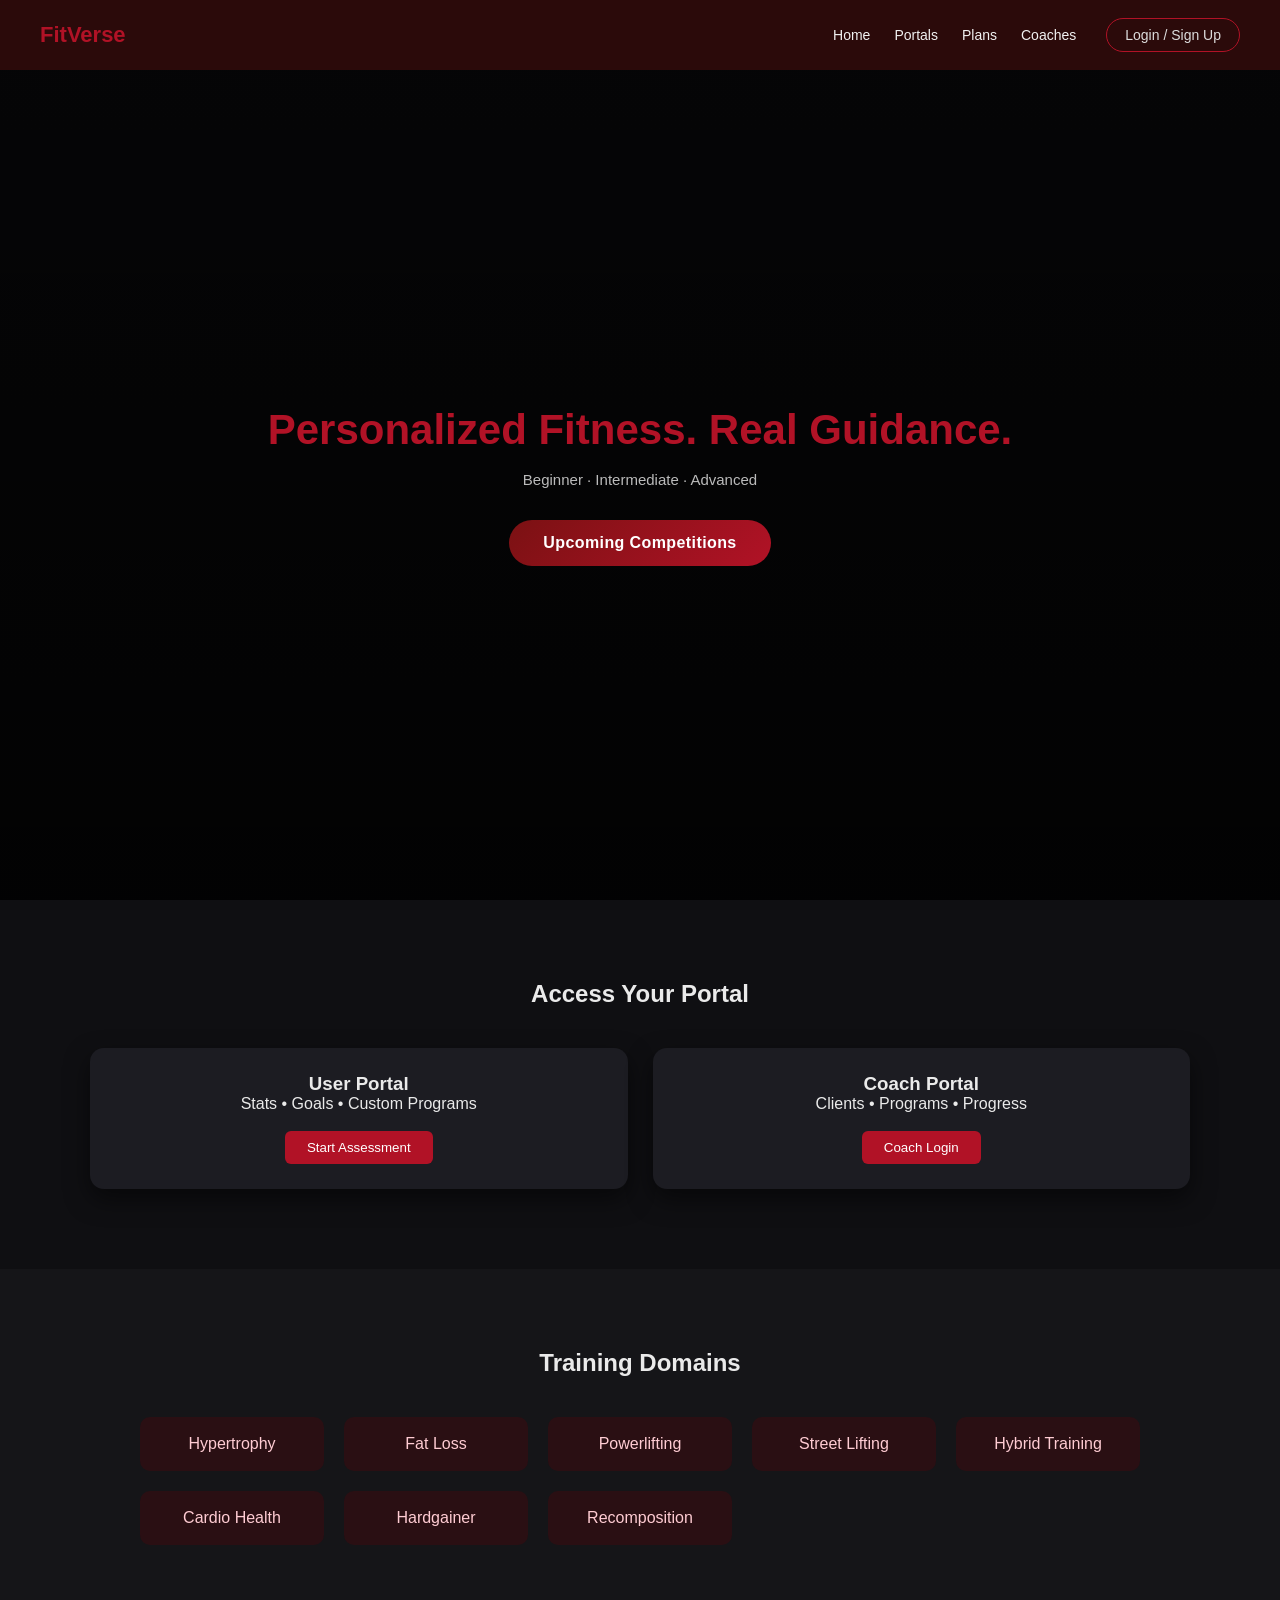
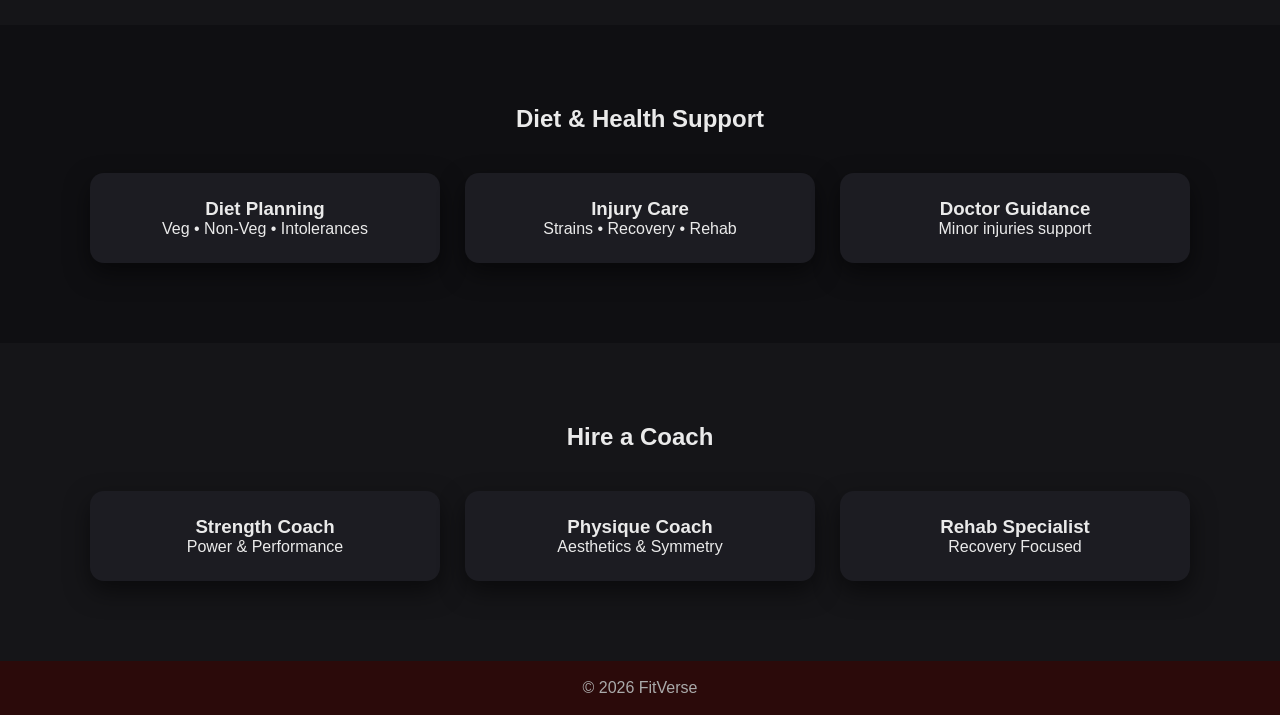
<file: index.html>
<!DOCTYPE html>
<html lang="en">
<head>
  <meta charset="UTF-8">
  <title>FitVerse | Smart Fitness Platform</title>
  <link rel="stylesheet" href="style.css">
</head>
<body>

<!-- NAVBAR -->
<nav class="navbar">
  <h1 class="logo">FitVerse</h1>

  <ul class="nav-links">
    <li><a href="#home">Home</a></li>
    <li><a href="#portals">Portals</a></li>
    <li><a href="#plans">Plans</a></li>
    <li><a href="#coaches">Coaches</a></li>
  </ul>

  <div id="authArea">
    <a href="login.html" class="login-btn" id="loginBtn">Login / Sign Up</a>

    <div class="profile-avatar" id="profileAvatar" style="display:none;">
      <span id="avatarText">U</span>
    </div>
  </div>
</nav>

<!-- HERO -->
<section class="hero" id="home">
  <div class="hero-content">
    <h2>Personalized Fitness. Real Guidance.</h2>
    <p>Beginner · Intermediate · Advanced</p>

    <a class="primary-btn protected" data-redirect="competitions.html">
      Upcoming Competitions
    </a>
  </div>
</section>

<!-- LOGIN PORTALS -->
<section id="portals" class="section">
  <h2>Access Your Portal</h2>

  <div class="portal-grid">
    <div class="card protected" data-redirect="assessment.html">
      <h3>User Portal</h3>
      <p>Stats • Goals • Custom Programs</p>
      <button>Start Assessment</button>
    </div>

    <div class="card protected" data-redirect="coach-login.html">
      <h3>Coach Portal</h3>
      <p>Clients • Programs • Progress</p>
      <button>Coach Login</button>
    </div>
  </div>
</section>

<!-- TRAINING DOMAINS -->
<section id="plans" class="section dark">
  <h2>Training Domains</h2>
  <div class="domain-grid">
    <div class="domain">Hypertrophy</div>
    <div class="domain">Fat Loss</div>
    <div class="domain">Powerlifting</div>
    <div class="domain">Street Lifting</div>
    <div class="domain">Hybrid Training</div>
    <div class="domain">Cardio Health</div>
    <div class="domain">Hardgainer</div>
    <div class="domain">Recomposition</div>
  </div>
</section>

<!-- DIET & HEALTH -->
<section class="section">
  <h2>Diet & Health Support</h2>

  <div class="portal-grid">
    <div class="card protected" data-redirect="diet.html">
      <h3>Diet Planning</h3>
      <p>Veg • Non-Veg • Intolerances</p>
    </div>

    <div class="card protected" data-redirect="injury-care.html">
      <h3>Injury Care</h3>
      <p>Strains • Recovery • Rehab</p>
    </div>

    <div class="card protected" data-redirect="doctors.html">
      <h3>Doctor Guidance</h3>
      <p>Minor injuries support</p>
    </div>
  </div>
</section>

<!-- COACHES -->
<section id="coaches" class="section dark">
  <h2>Hire a Coach</h2>

  <div class="portal-grid">
    <div class="card protected" data-redirect="coaches.html">
      <h3>Strength Coach</h3>
      <p>Power & Performance</p>
    </div>
    <div class="card protected" data-redirect="coaches.html">
      <h3>Physique Coach</h3>
      <p>Aesthetics & Symmetry</p>
    </div>
    <div class="card protected" data-redirect="coaches.html">
      <h3>Rehab Specialist</h3>
      <p>Recovery Focused</p>
    </div>
  </div>
</section>

<footer>
  <p>© 2026 FitVerse</p>
</footer>

<script src="script.js"></script>
</body>
</html>
</file>
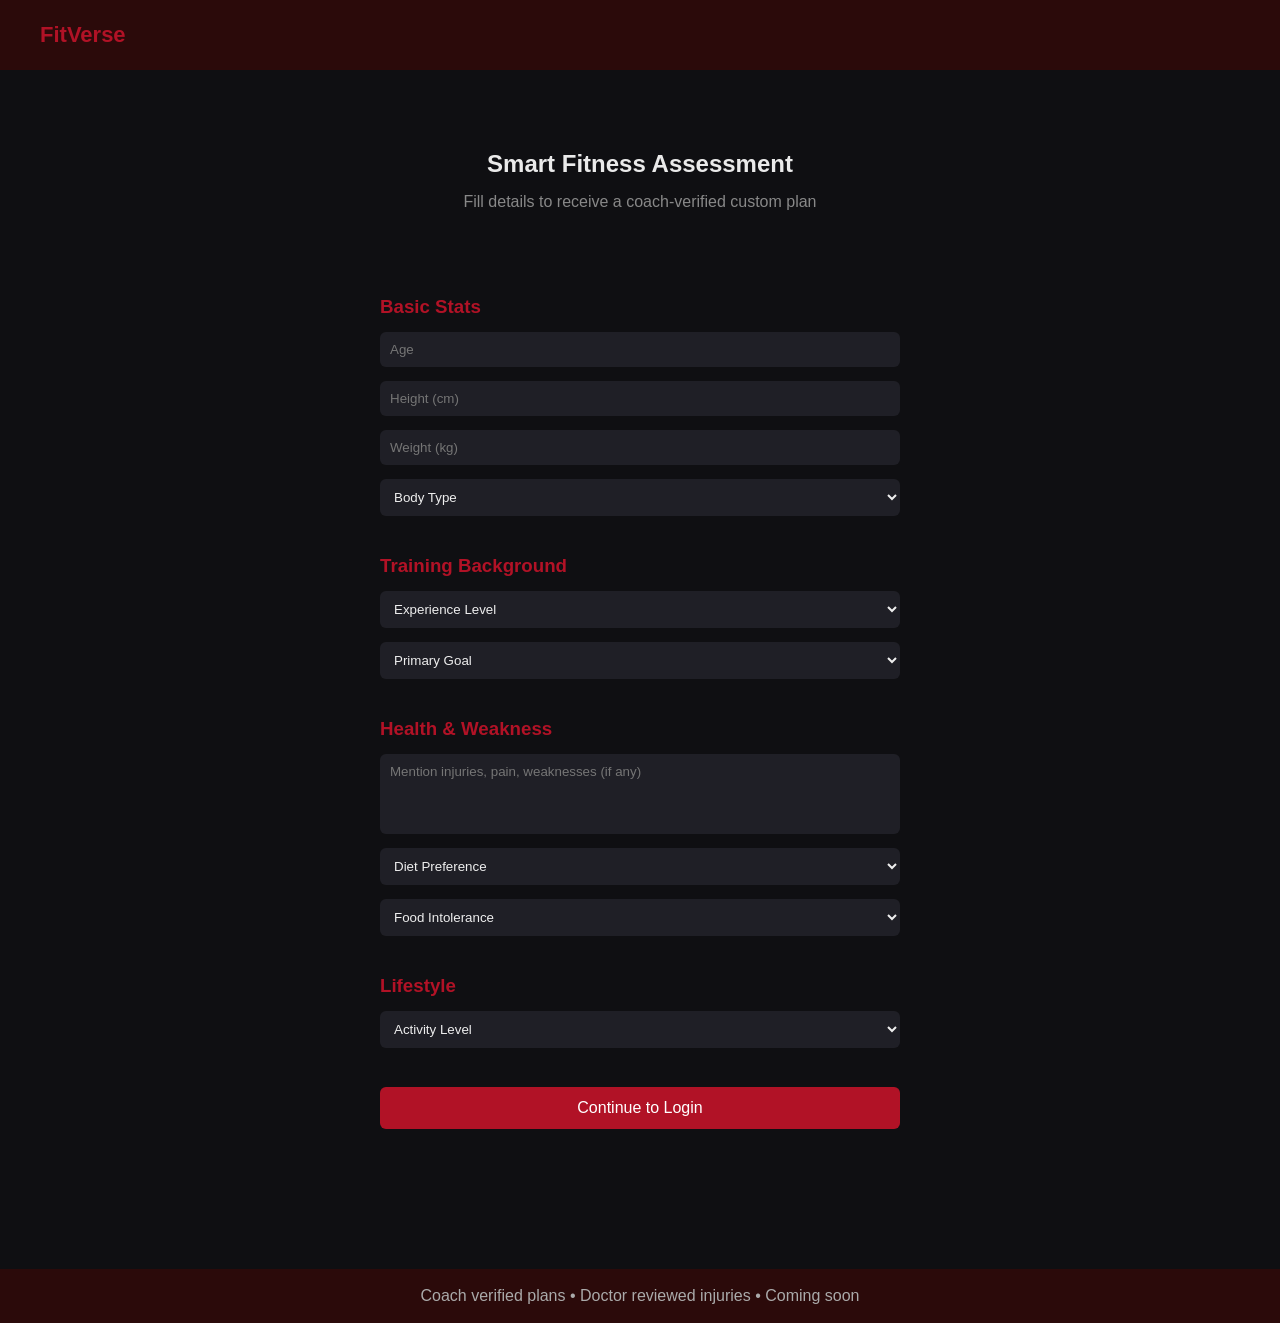
<file: assessment.html>
<!DOCTYPE html>
<html lang="en">
<head>
  <meta charset="UTF-8">
  <title>Fitness Assessment | FitVerse</title>
  <link rel="stylesheet" href="style.css">
</head>
<body>

<nav class="navbar">
  <h1>FitVerse</h1>
</nav>

<section class="section">
  <h2>Smart Fitness Assessment</h2>
  <p class="coming">Fill details to receive a coach-verified custom plan</p>

  <form class="assessment-form" id="fitnessForm">

    <h3>Basic Stats</h3>
    <input type="number" placeholder="Age" required>
    <input type="number" placeholder="Height (cm)" required>
    <input type="number" placeholder="Weight (kg)" required>

    <select required>
      <option value="">Body Type</option>
      <option>Ectomorph</option>
      <option>Mesomorph</option>
      <option>Endomorph</option>
    </select>

    <h3>Training Background</h3>
    <select required>
      <option value="">Experience Level</option>
      <option>Beginner</option>
      <option>Intermediate</option>
      <option>Advanced</option>
    </select>

    <select required>
      <option value="">Primary Goal</option>
      <option>Fat Loss</option>
      <option>Hypertrophy</option>
      <option>Strength</option>
      <option>Hybrid</option>
      <option>Cardio Health</option>
    </select>

    <h3>Health & Weakness</h3>
    <textarea placeholder="Mention injuries, pain, weaknesses (if any)"></textarea>

    <select>
      <option value="">Diet Preference</option>
      <option>Vegetarian</option>
      <option>Non-Vegetarian</option>
      <option>Vegan</option>
    </select>

    <select>
      <option value="">Food Intolerance</option>
      <option>None</option>
      <option>Lactose Intolerant</option>
      <option>Gluten Sensitive</option>
    </select>

    <h3>Lifestyle</h3>
    <select>
      <option>Activity Level</option>
      <option>Sedentary</option>
      <option>Moderately Active</option>
      <option>Highly Active</option>
    </select>

 <button type="submit">Continue to Login</button>


  </form>

  <p id="resultMsg" class="coming"></p>
</section>

<footer>
  <p>Coach verified plans • Doctor reviewed injuries • Coming soon</p>
</footer>

<script src="script.js"></script>
</body>
</html>
</file>
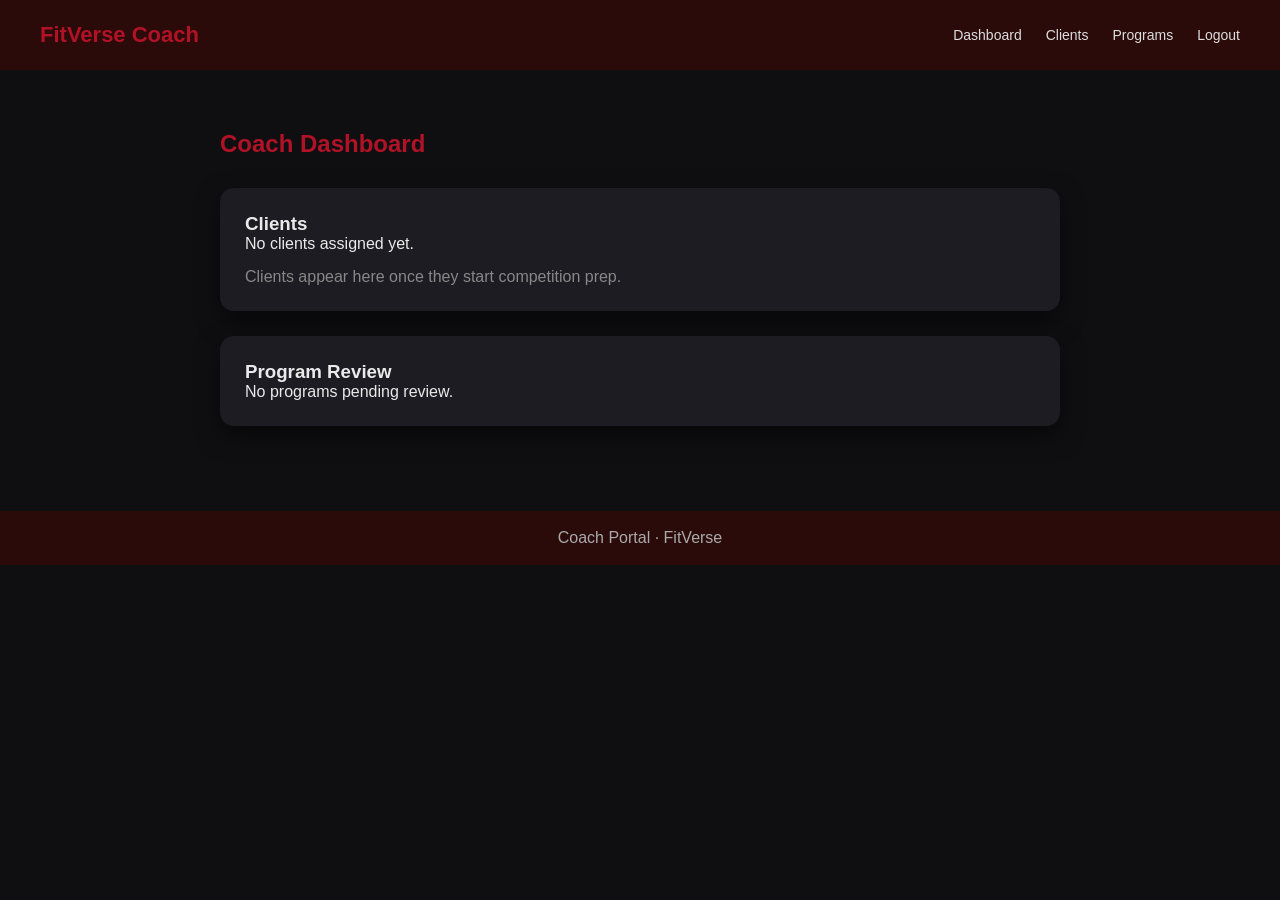
<file: coach-dashboard.html>
<!DOCTYPE html>
<html lang="en">
<head>
  <meta charset="UTF-8">
  <title>Coach Dashboard | FitVerse</title>
  <link rel="stylesheet" href="style.css">
</head>
<body>

<nav class="navbar">
  <h1>FitVerse Coach</h1>
  <ul>
    <li><a href="#">Dashboard</a></li>
    <li><a href="#">Clients</a></li>
    <li><a href="#">Programs</a></li>
    <li><a href="#">Logout</a></li>
  </ul>
</nav>

<section class="dashboard">

  <h2>Coach Dashboard</h2>

  <div class="card dashboard-card">
    <h3>Clients</h3>
    <p>No clients assigned yet.</p>
    <p class="coming">
      Clients appear here once they start competition prep.
    </p>
  </div>

  <div class="card dashboard-card">
    <h3>Program Review</h3>
    <p>No programs pending review.</p>
  </div>

</section>

<footer>
  <p>Coach Portal · FitVerse</p>
</footer>

</body>
</html>
</file>
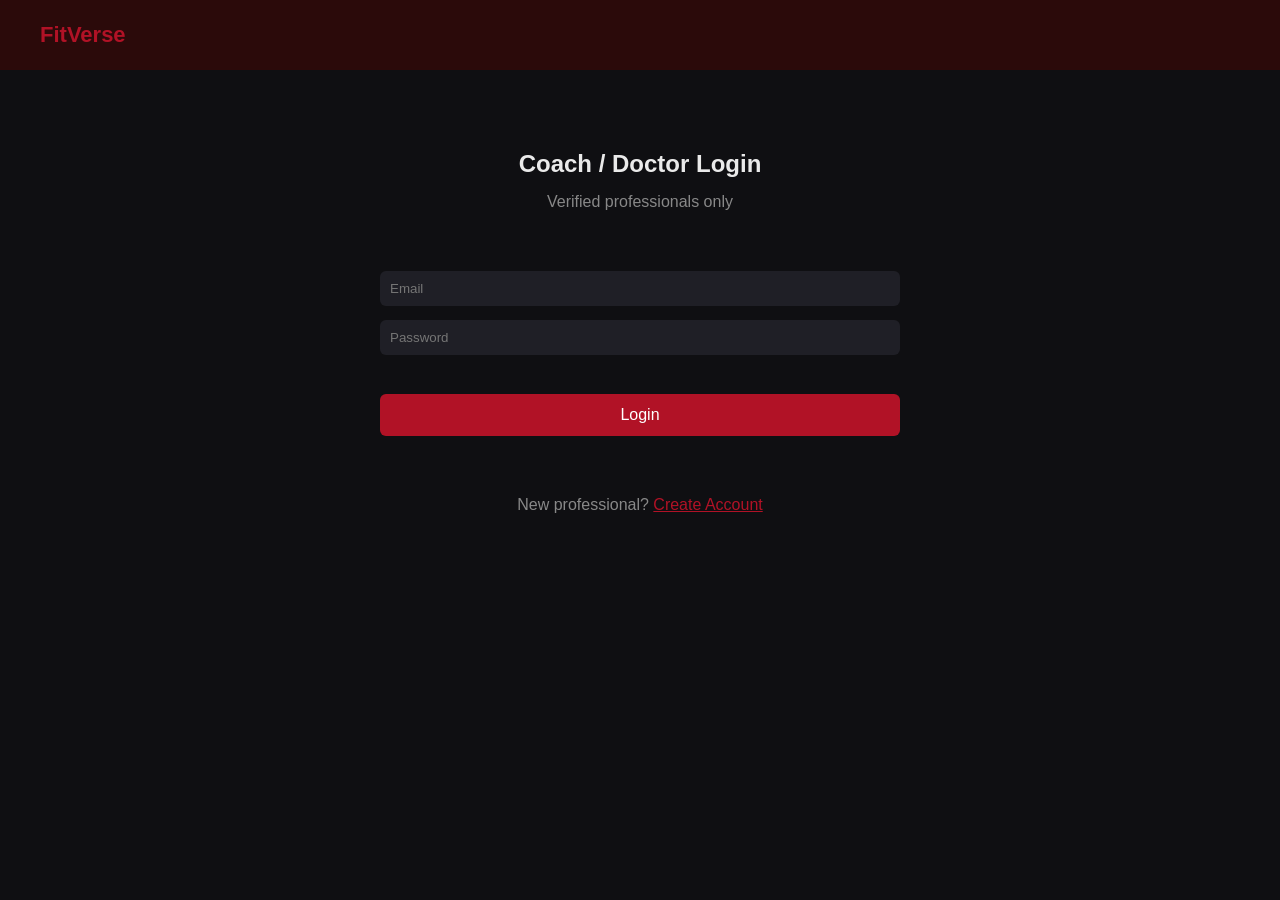
<file: coach-login.html>
<!DOCTYPE html>
<html>
<head>
  <title>Coach Login | FitVerse</title>
  <link rel="stylesheet" href="style.css">
</head>
<body>

<nav class="navbar">
  <h1>FitVerse</h1>
</nav>

<section class="section">
  <h2>Coach / Doctor Login</h2>
  <p class="coming">Verified professionals only</p>

  <form class="assessment-form" id="coachLoginForm">
    <input type="email" placeholder="Email" required>
    <input type="password" placeholder="Password" required>

    <button type="submit">Login</button>
  </form>

  <p class="coming">
    New professional?
    <a href="coach-register.html" style="color:#b11226;">Create Account</a>
  </p>
</section>

<script src="script.js"></script>
</body>
</html>
</file>
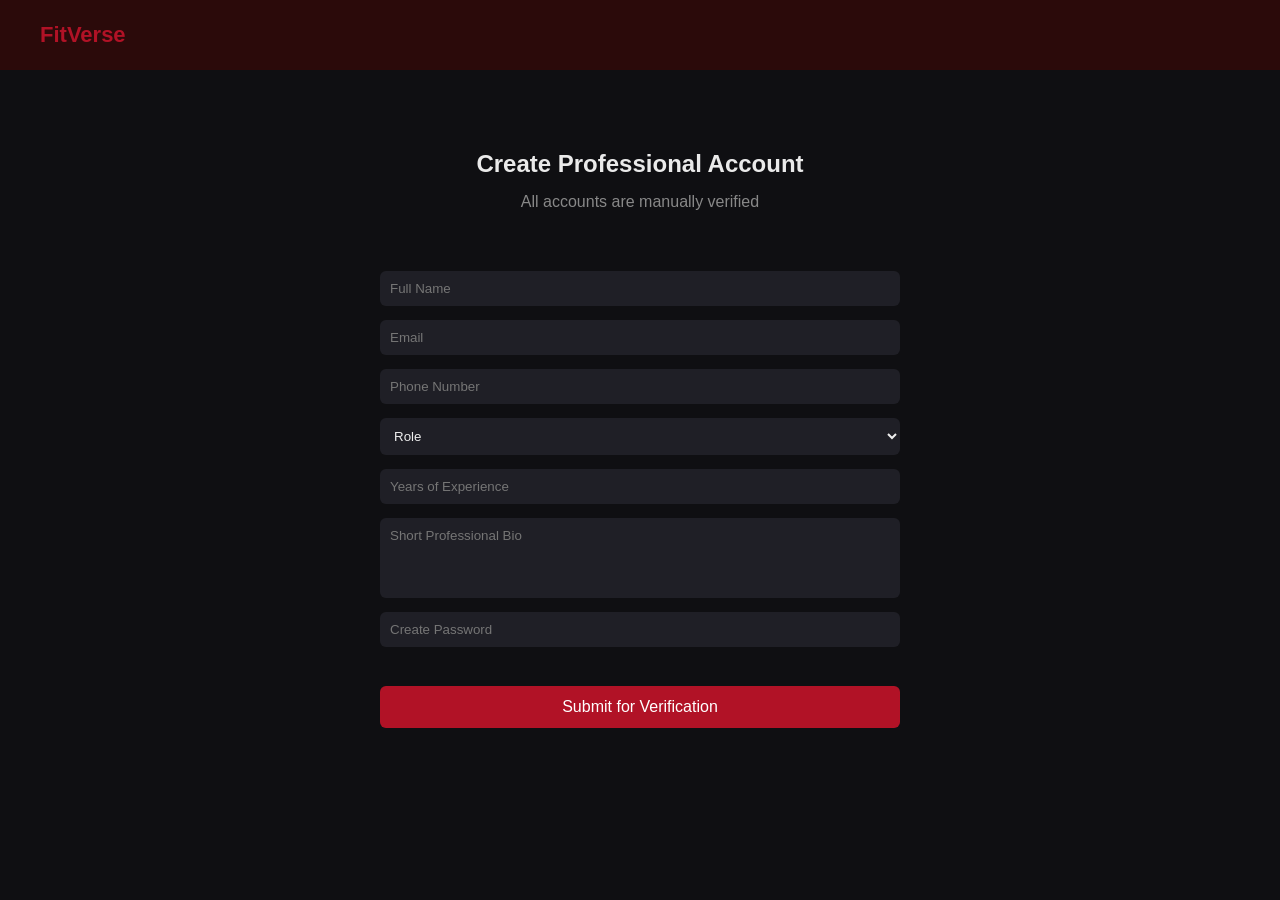
<file: coach-register.html>
<!DOCTYPE html>
<html>
<head>
  <title>Create Coach Account | FitVerse</title>
  <link rel="stylesheet" href="style.css">
</head>
<body>

<nav class="navbar">
  <h1>FitVerse</h1>
</nav>

<section class="section">
  <h2>Create Professional Account</h2>
  <p class="coming">All accounts are manually verified</p>

  <form class="assessment-form" id="coachRegisterForm">

    <input type="text" placeholder="Full Name" required>
    <input type="email" placeholder="Email" required>
    <input type="text" placeholder="Phone Number" required>

    <select required>
      <option value="">Role</option>
      <option>Fitness Coach</option>
      <option>Strength Coach</option>
      <option>Physiotherapist</option>
      <option>Sports Doctor</option>
    </select>

    <input type="number" placeholder="Years of Experience" required>

    <textarea placeholder="Short Professional Bio"></textarea>

    <input type="password" placeholder="Create Password" required>

    <button type="submit">Submit for Verification</button>

  </form>

  <p id="registerMsg" class="coming"></p>
</section>

<script src="script.js"></script>
</body>
</html>
</file>
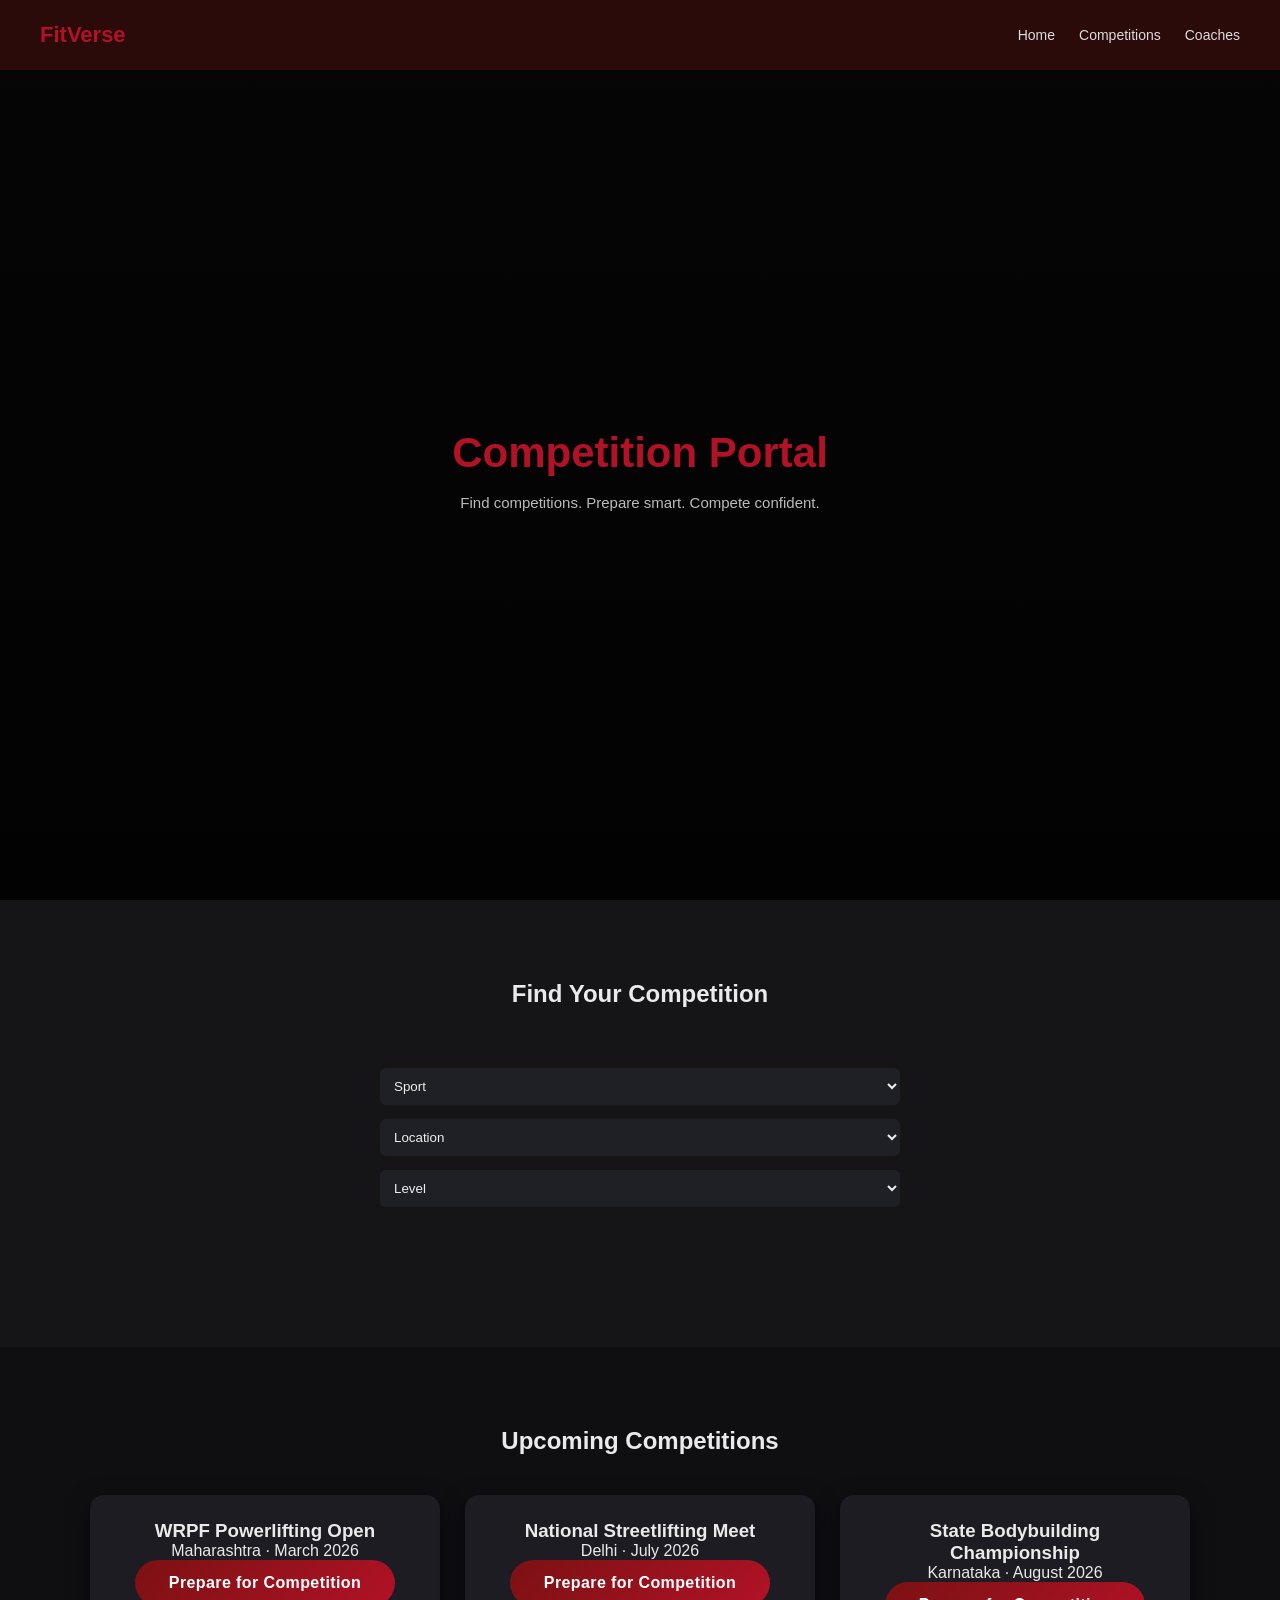
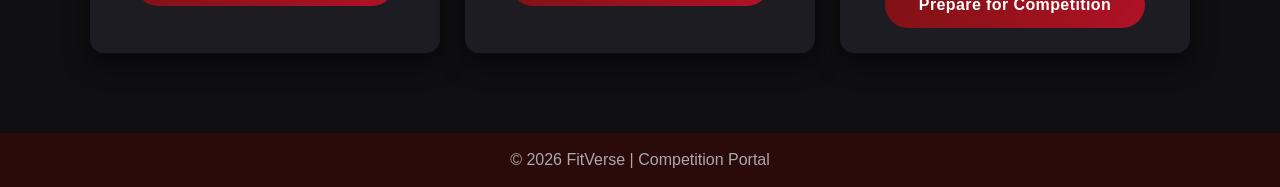
<file: competitions.html>
<!DOCTYPE html>
<html lang="en">
<head>
  <meta charset="UTF-8">
  <title>Competitions | FitVerse</title>
  <link rel="stylesheet" href="style.css">
</head>
<body>

<!-- NAVBAR -->
<nav class="navbar">
  <h1>FitVerse</h1>
  <ul>
    <li><a href="index.html">Home</a></li>
    <li><a href="#">Competitions</a></li>
    <li><a href="#">Coaches</a></li>
  </ul>
</nav>

<!-- HERO -->
<section class="hero">
  <div class="hero-content">
    <h2>Competition Portal</h2>
    <p>Find competitions. Prepare smart. Compete confident.</p>
  </div>
</section>

<!-- FILTERS -->
<section class="section dark">
  <h2>Find Your Competition</h2>

  <div class="assessment-form">
    <select>
      <option>Sport</option>
      <option>Powerlifting</option>
      <option>Streetlifting</option>
      <option>Bodybuilding</option>
    </select>

    <select>
      <option>Location</option>
      <option>Maharashtra</option>
      <option>Delhi</option>
      <option>Karnataka</option>
    </select>

    <select>
      <option>Level</option>
      <option>Beginner</option>
      <option>Intermediate</option>
      <option>Elite</option>
    </select>
  </div>
</section>

<!-- COMPETITION LIST -->
<section class="section">
  <h2>Upcoming Competitions</h2>

  <div class="portal-grid">

    <div class="card">
      <h3>WRPF Powerlifting Open</h3>
      <p>Maharashtra · March 2026</p>

      <a href="login.html" class="primary-btn">
        Prepare for Competition
      </a>
    </div>

    <div class="card">
      <h3>National Streetlifting Meet</h3>
      <p>Delhi · July 2026</p>

      <a href="login.html" class="primary-btn">
        Prepare for Competition
      </a>
    </div>

    <div class="card">
      <h3>State Bodybuilding Championship</h3>
      <p>Karnataka · August 2026</p>
<a href="login.html?redirect=prep" class="primary-btn">
  Prepare for Competition
</a>

    </div>

  </div>
</section>

<!-- FOOTER -->
<footer>
  <p>© 2026 FitVerse | Competition Portal</p>
</footer>

</body>
</html>
</file>
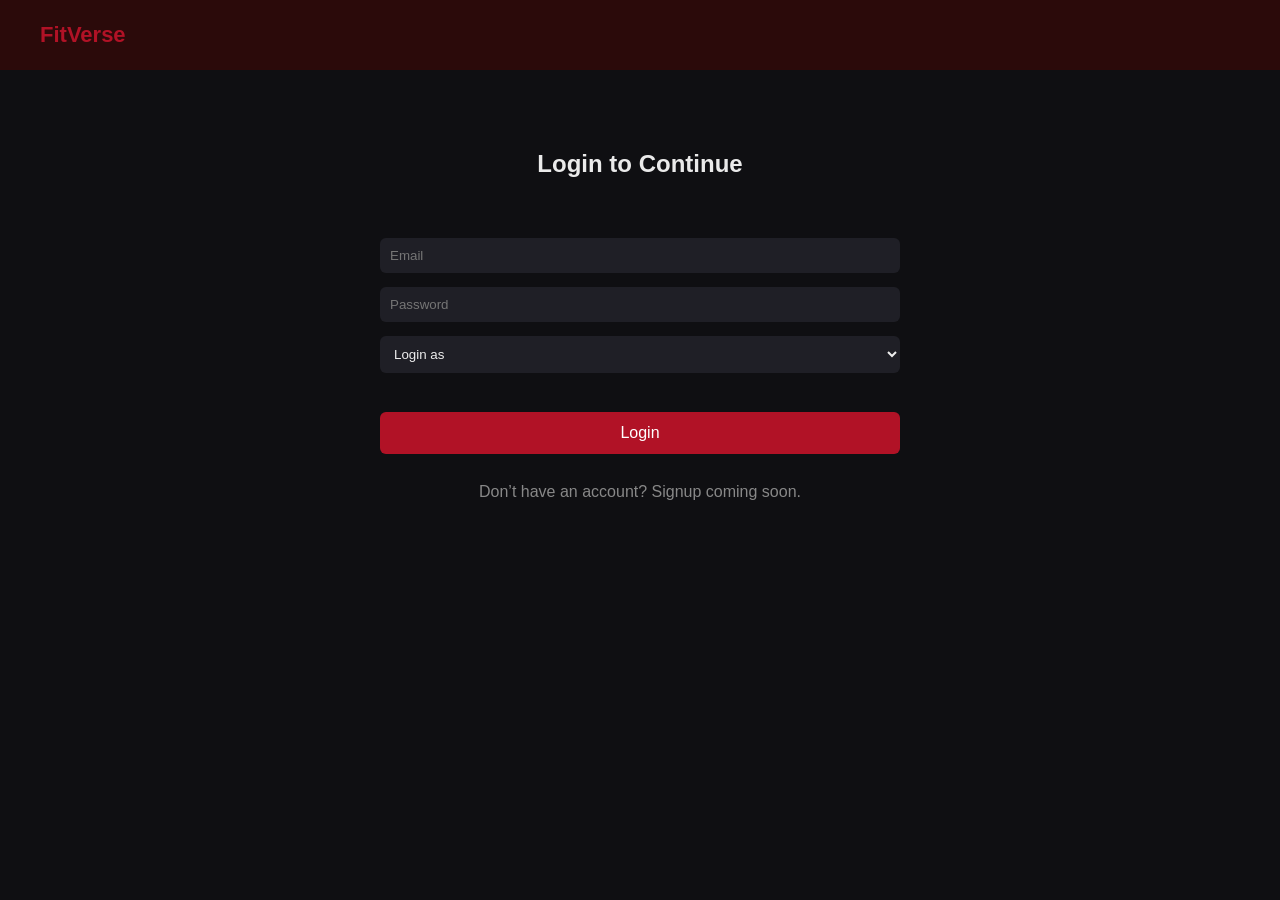
<file: login.html>
<!DOCTYPE html>
<html lang="en">
<head>
  <meta charset="UTF-8">
  <title>Login | FitVerse</title>
  <link rel="stylesheet" href="style.css">
</head>
<body>

<nav class="navbar">
  <h1>FitVerse</h1>
</nav>

<section class="section">
  <h2>Login to Continue</h2>

  <form class="assessment-form" id="loginForm">

    <input type="email" placeholder="Email" required>
    <input type="password" placeholder="Password" required>

    <!-- ROLE SELECTION -->
    <select id="role" required>
      <option value="">Login as</option>
      <option value="user">Athlete / User</option>
      <option value="coach">Coach</option>
    </select>

    <button type="submit">Login</button>

    <p class="coming">
      Don’t have an account? Signup coming soon.
    </p>

  </form>
</section>

<script src="script.js"></script>
</body>
</html>
</file>
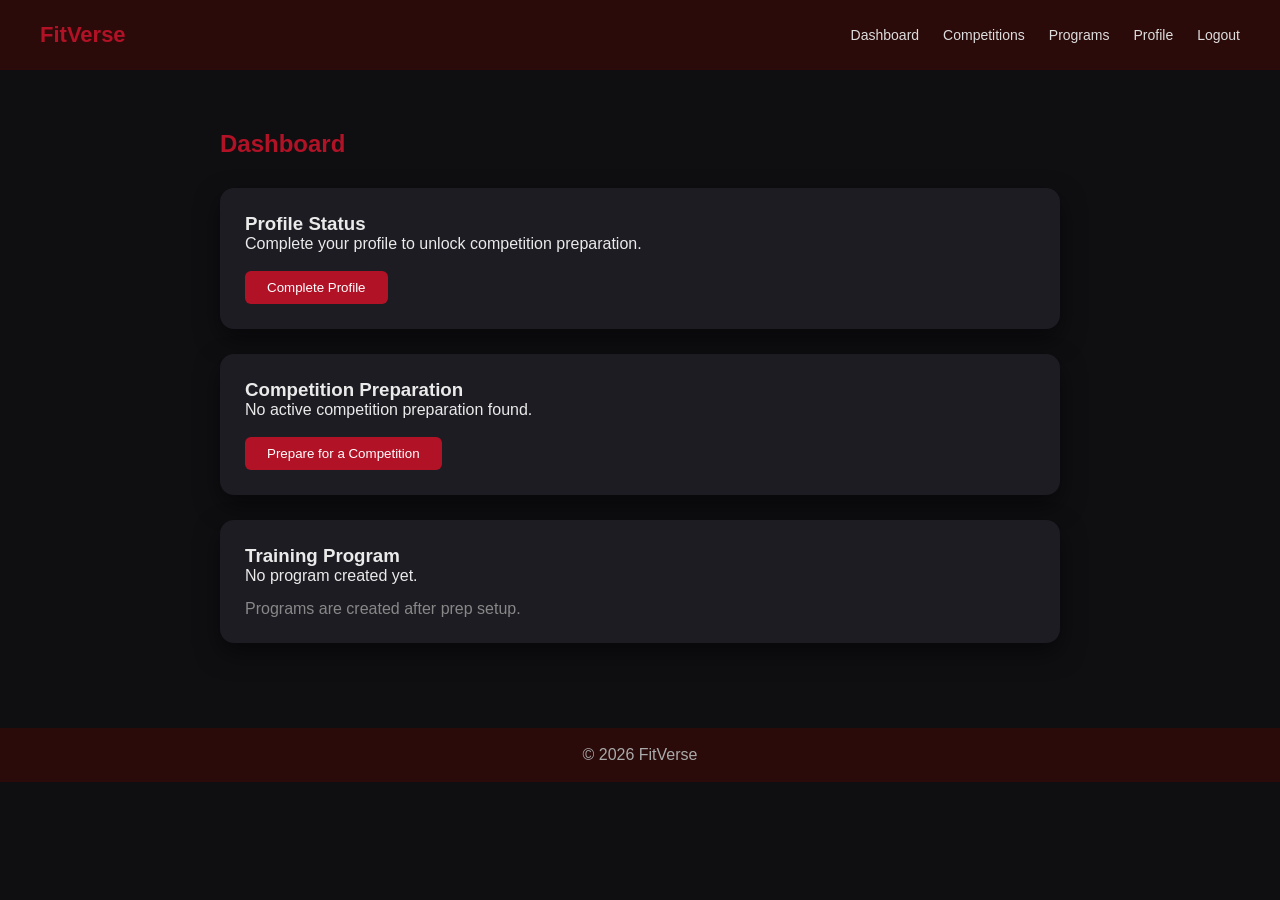
<file: user-dashboard.html>
<!DOCTYPE html>
<html lang="en">
<head>
  <meta charset="UTF-8">
  <title>User Dashboard | FitVerse</title>
  <link rel="stylesheet" href="style.css">
</head>
<body>

<nav class="navbar">
  <h1>FitVerse</h1>
  <ul>
    <li><a href="#">Dashboard</a></li>
    <li><a href="#">Competitions</a></li>
    <li><a href="#">Programs</a></li>
    <li><a href="#">Profile</a></li>
    <li><a href="#">Logout</a></li>
  </ul>
</nav>

<section class="dashboard">

  <h2>Dashboard</h2>

  <!-- PROFILE CARD -->
  <div class="card dashboard-card">
    <h3>Profile Status</h3>
    <p>Complete your profile to unlock competition preparation.</p>
    <button>Complete Profile</button>
  </div>

  <!-- COMP PREP STATUS -->
  <div class="card dashboard-card">
    <h3>Competition Preparation</h3>
    <p>No active competition preparation found.</p>
    <button disabled class="disabled-btn">
      Prepare for a Competition
    </button>
  </div>

  <!-- PROGRAM STATUS -->
  <div class="card dashboard-card">
    <h3>Training Program</h3>
    <p>No program created yet.</p>
    <p class="coming">Programs are created after prep setup.</p>
  </div>

</section>

<footer>
  <p>© 2026 FitVerse</p>
</footer>

</body>
</html>
</file>
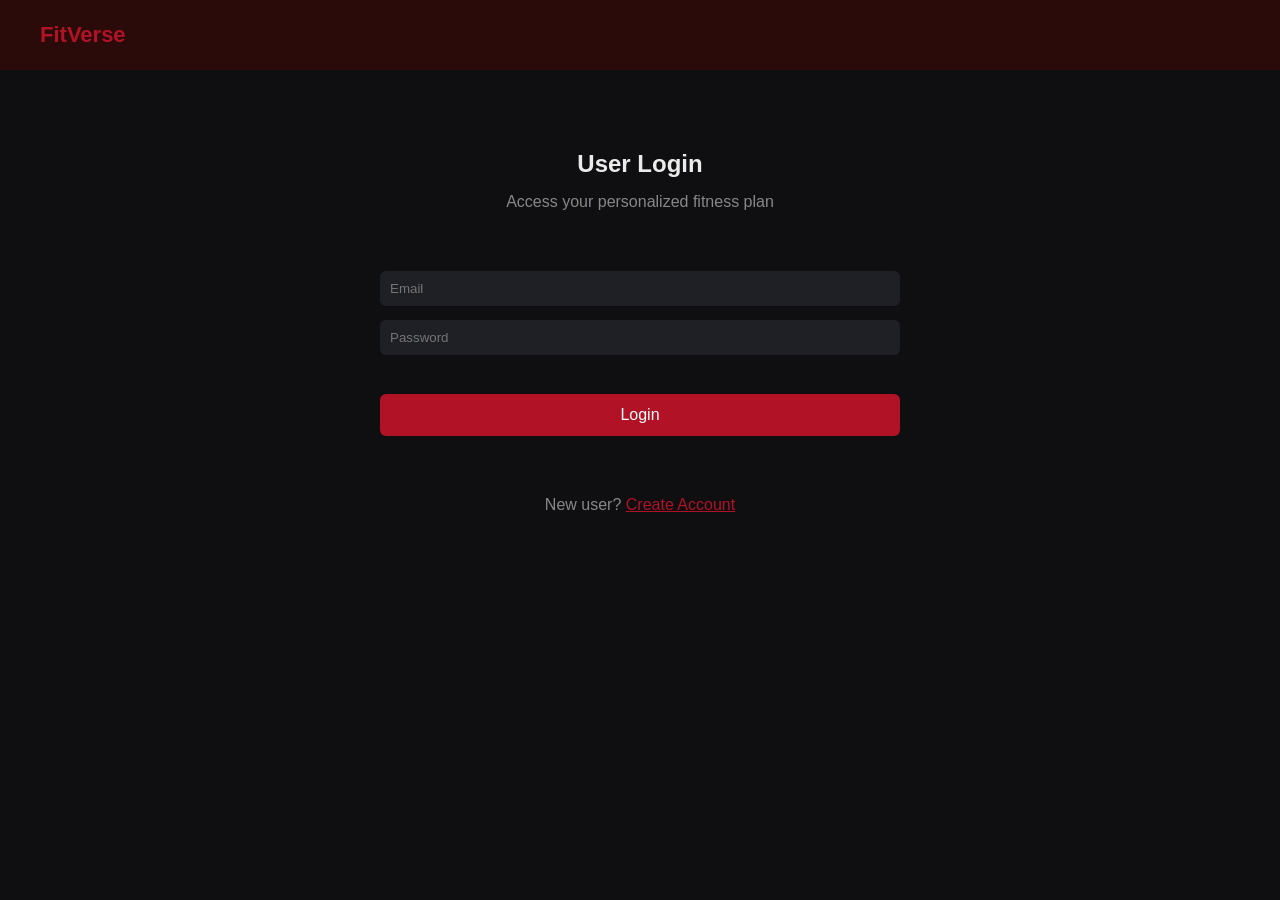
<file: user-login.html>
<!DOCTYPE html>
<html>
<head>
  <title>User Login | FitVerse</title>
  <link rel="stylesheet" href="style.css">
</head>
<body>

<nav class="navbar">
  <h1>FitVerse</h1>
</nav>

<section class="section">
  <h2>User Login</h2>
  <p class="coming">Access your personalized fitness plan</p>

  <form class="assessment-form" id="userLoginForm">
    <input type="email" placeholder="Email" required>
    <input type="password" placeholder="Password" required>

    <button type="submit">Login</button>
  </form>

  <p class="coming">
    New user?
    <a href="user-register.html" style="color:#b11226;">Create Account</a>
  </p>
</section>

<script src="script.js"></script>
</body>
</html>
</file>
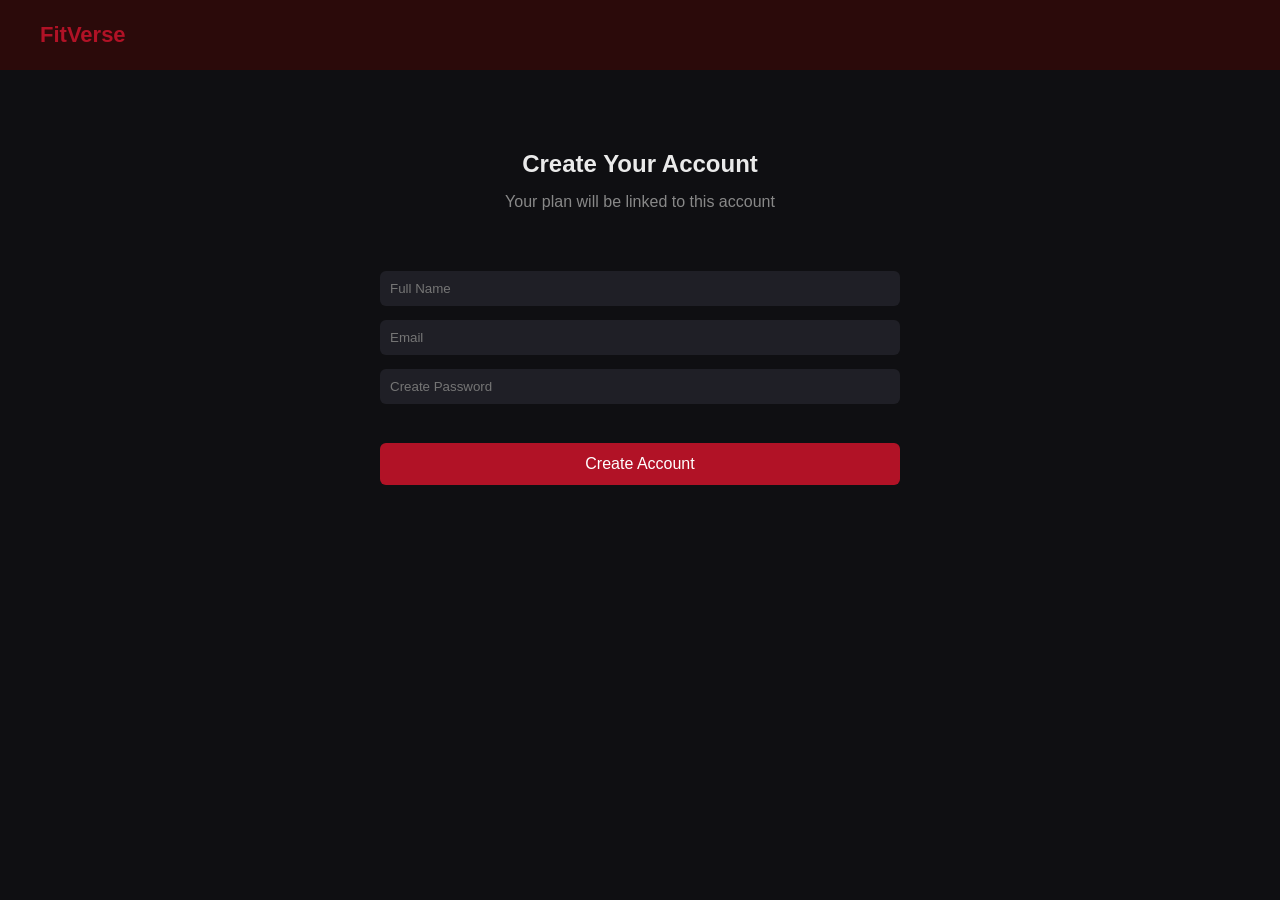
<file: user-register.html>
<!DOCTYPE html>
<html>
<head>
  <title>Create Account | FitVerse</title>
  <link rel="stylesheet" href="style.css">
</head>
<body>

<nav class="navbar">
  <h1>FitVerse</h1>
</nav>

<section class="section">
  <h2>Create Your Account</h2>
  <p class="coming">Your plan will be linked to this account</p>

  <form class="assessment-form" id="userRegisterForm">
    <input type="text" placeholder="Full Name" required>
    <input type="email" placeholder="Email" required>
    <input type="password" placeholder="Create Password" required>

    <button type="submit">Create Account</button>
  </form>

  <p id="userRegisterMsg" class="coming"></p>
</section>

<script src="script.js"></script>
</body>
</html>
</file>
<file: style.css>
/* =======================
   GLOBAL RESET
======================= */
* {
  margin: 0;
  padding: 0;
  box-sizing: border-box;
  font-family: 'Segoe UI', sans-serif;
}

body {
  background: #0f0f12;
  color: #eaeaea;
  overflow-x: hidden;
}

/* =======================
   NAVBAR
======================= */
.navbar {
  height: 70px;
  background: #2b0a0a;
  padding: 0 40px;
  display: flex;
  justify-content: space-between;
  align-items: center;
}

.navbar h1 {
  color: #b11226;
  font-size: 22px;
}

.navbar ul {
  display: flex;
  gap: 24px;
  list-style: none;
}

.navbar a {
  color: #ddd;
  text-decoration: none;
  font-size: 14px;
}

/* =======================
   HERO (HARD FIXED)
======================= */
.hero {
  min-height: calc(100vh - 70px);
  background:
    linear-gradient(rgba(0,0,0,0.65), rgba(0,0,0,0.85)),
    url('https://images.unsplash.com/photo-1517836357463-d25dfeac3438');
  background-size: cover;
  background-position: center;
  display: flex;
  align-items: center;
  justify-content: center;
}

.hero-content {
  max-width: 900px;
  width: 100%;
  padding: 0 24px;
  text-align: center;

  /* 🔒 Layout guard */
  display: flex;
  flex-direction: column;
  align-items: center;
}

.hero-content h2 {
  font-size: 42px;
  color: #b11226;
  margin-bottom: 12px;
  line-height: 1.25;
}

.hero-content p {
  color: #bbb;
  margin-bottom: 28px;
  font-size: 15px;
  line-height: 1.6;
  white-space: normal;
}

/* =======================
   BUTTON (LOCKED POSITION)
======================= */
.primary-btn {
  padding: 14px 34px;
  background: linear-gradient(135deg, #7b1113, #b11226);
  color: #fff;
  border-radius: 30px;
  font-weight: 600;
  letter-spacing: 0.4px;
  text-decoration: none;
  display: inline-flex;
  align-items: center;
  justify-content: center;
  transition: all 0.3s ease;
}

.primary-btn:hover {
  transform: translateY(-2px);
  box-shadow: 0 10px 25px rgba(177, 18, 38, 0.45);
}

/* =======================
   SECTIONS
======================= */
.section {
  padding: 80px 80px;
  text-align: center;
}

.dark {
  background: #151518;
}

.coming {
  margin-top: 15px;
  color: #888;
}

/* =======================
   CARDS
======================= */
.portal-grid {
  max-width: 1100px;
  margin: 40px auto 0;
  display: grid;
  grid-template-columns: repeat(auto-fit, minmax(220px, 1fr));
  gap: 25px;
}

.card {
  background: #1c1c22;
  padding: 25px;
  border-radius: 14px;
  box-shadow: 0 10px 25px rgba(0,0,0,0.5);
  transition: transform 0.3s ease;
}

.card:hover {
  transform: translateY(-6px);
}

.card button {
  margin-top: 18px;
  background: #b11226;
  border: none;
  color: white;
  padding: 9px 22px;
  border-radius: 6px;
  cursor: pointer;
}

/* =======================
   DOMAINS
======================= */
.domain-grid {
  max-width: 1000px;
  margin: 40px auto 0;
  display: grid;
  grid-template-columns: repeat(auto-fit, minmax(180px, 1fr));
  gap: 20px;
}

.domain {
  background: #2a0f13;
  padding: 18px;
  border-radius: 10px;
  color: #ffccd3;
}

/* =======================
   ASSESSMENT FORM
======================= */
.assessment-form {
  max-width: 520px;
  margin: 60px auto;
  display: flex;
  flex-direction: column;
  gap: 14px;
}

.assessment-form h3 {
  margin-top: 25px;
  color: #b11226;
  text-align: left;
}

.assessment-form input,
.assessment-form select,
.assessment-form textarea {
  padding: 10px;
  border-radius: 6px;
  border: none;
  background: #1f1f26;
  color: #eee;
}

.assessment-form textarea {
  resize: none;
  height: 80px;
}

.assessment-form button {
  margin-top: 25px;
  padding: 12px;
  background: #b11226;
  border: none;
  border-radius: 6px;
  color: white;
  font-size: 16px;
  cursor: pointer;
}

/* =======================
   FOOTER
======================= */
footer {
  background: #2b0a0a;
  text-align: center;
  padding: 18px;
  color: #aaa;
}
/* DASHBOARD */
.dashboard {
  padding: 60px 80px;
  max-width: 1200px;
  margin: auto;
}

.comp-header {
  background: #1c1c22;
  padding: 30px;
  border-radius: 14px;
  margin-bottom: 40px;
  box-shadow: 0 10px 30px rgba(0,0,0,0.6);
}

.comp-header h2 {
  color: #b11226;
  margin-bottom: 5px;
}

.countdown {
  margin-top: 10px;
  font-weight: bold;
  color: #ffccd3;
}

.badge {
  display: inline-block;
  padding: 5px 12px;
  border-radius: 20px;
  font-size: 12px;
  margin-top: 10px;
}

.badge.active {
  background: #1f6f43;
  color: #c6ffe2;
}

.badge.warning {
  background: #7a2b2b;
  color: #ffd6d6;
}

.dashboard-card {
  margin-bottom: 30px;
}

.progress-bar {
  width: 100%;
  height: 8px;
  background: #333;
  border-radius: 10px;
  margin-top: 10px;
}

.progress-fill {
  height: 100%;
  background: linear-gradient(135deg, #7b1113, #b11226);
  border-radius: 10px;
}

.dashboard-actions {
  display: flex;
  gap: 20px;
  margin-top: 20px;
}

.secondary-btn {
  padding: 14px 32px;
  border: 1px solid #b11226;
  color: #b11226;
  border-radius: 30px;
  text-decoration: none;
}

.dashboard {
  padding: 60px 80px;
  max-width: 1000px;
  margin: auto;
}

.dashboard h2 {
  margin-bottom: 30px;
  color: #b11226;
}

.dashboard-card {
  margin-bottom: 25px;
}

.disabled-btn {
  background: #444;
  color: #aaa;
  cursor: not-allowed;
}
/* =======================
   AUTH BUTTON
======================= */
.navbar {
  background: #2b0a0a;
  padding: 14px 40px;
  display: flex;
  align-items: center;
}

/* Logo */
.logo {
  color: #b11226;
  font-size: 22px;
  font-weight: 700;
}

/* Menu links */
.nav-links {
  display: flex;
  gap: 28px;
  list-style: none;
  margin-left: auto;   /* pushes menu to the right */
  margin-right: 30px;  /* space before login button */
}

.nav-links a {
  color: #f1f1f1;
  text-decoration: none;
  font-weight: 500;
}

/* Login Button */
.login-btn {
  padding: 8px 18px;
  border: 1px solid #b11226;
  border-radius: 20px;
  color: #fff;
  text-decoration: none;
  font-size: 14px;
  transition: 0.3s ease;
}

.login-btn:hover {
  background: #b11226;
}

/* =======================
   PROFILE AVATAR
======================= */
.profile-avatar {
  width: 38px;
  height: 38px;
  background: linear-gradient(135deg, #7b1113, #b11226);
  border-radius: 50%;
  display: flex;
  align-items: center;
  justify-content: center;
  color: #fff;
  font-weight: bold;
  cursor: pointer;
  margin-left: 15px;
}

.profile-avatar:hover {
  box-shadow: 0 0 15px rgba(177, 18, 38, 0.6);
}
</file>
